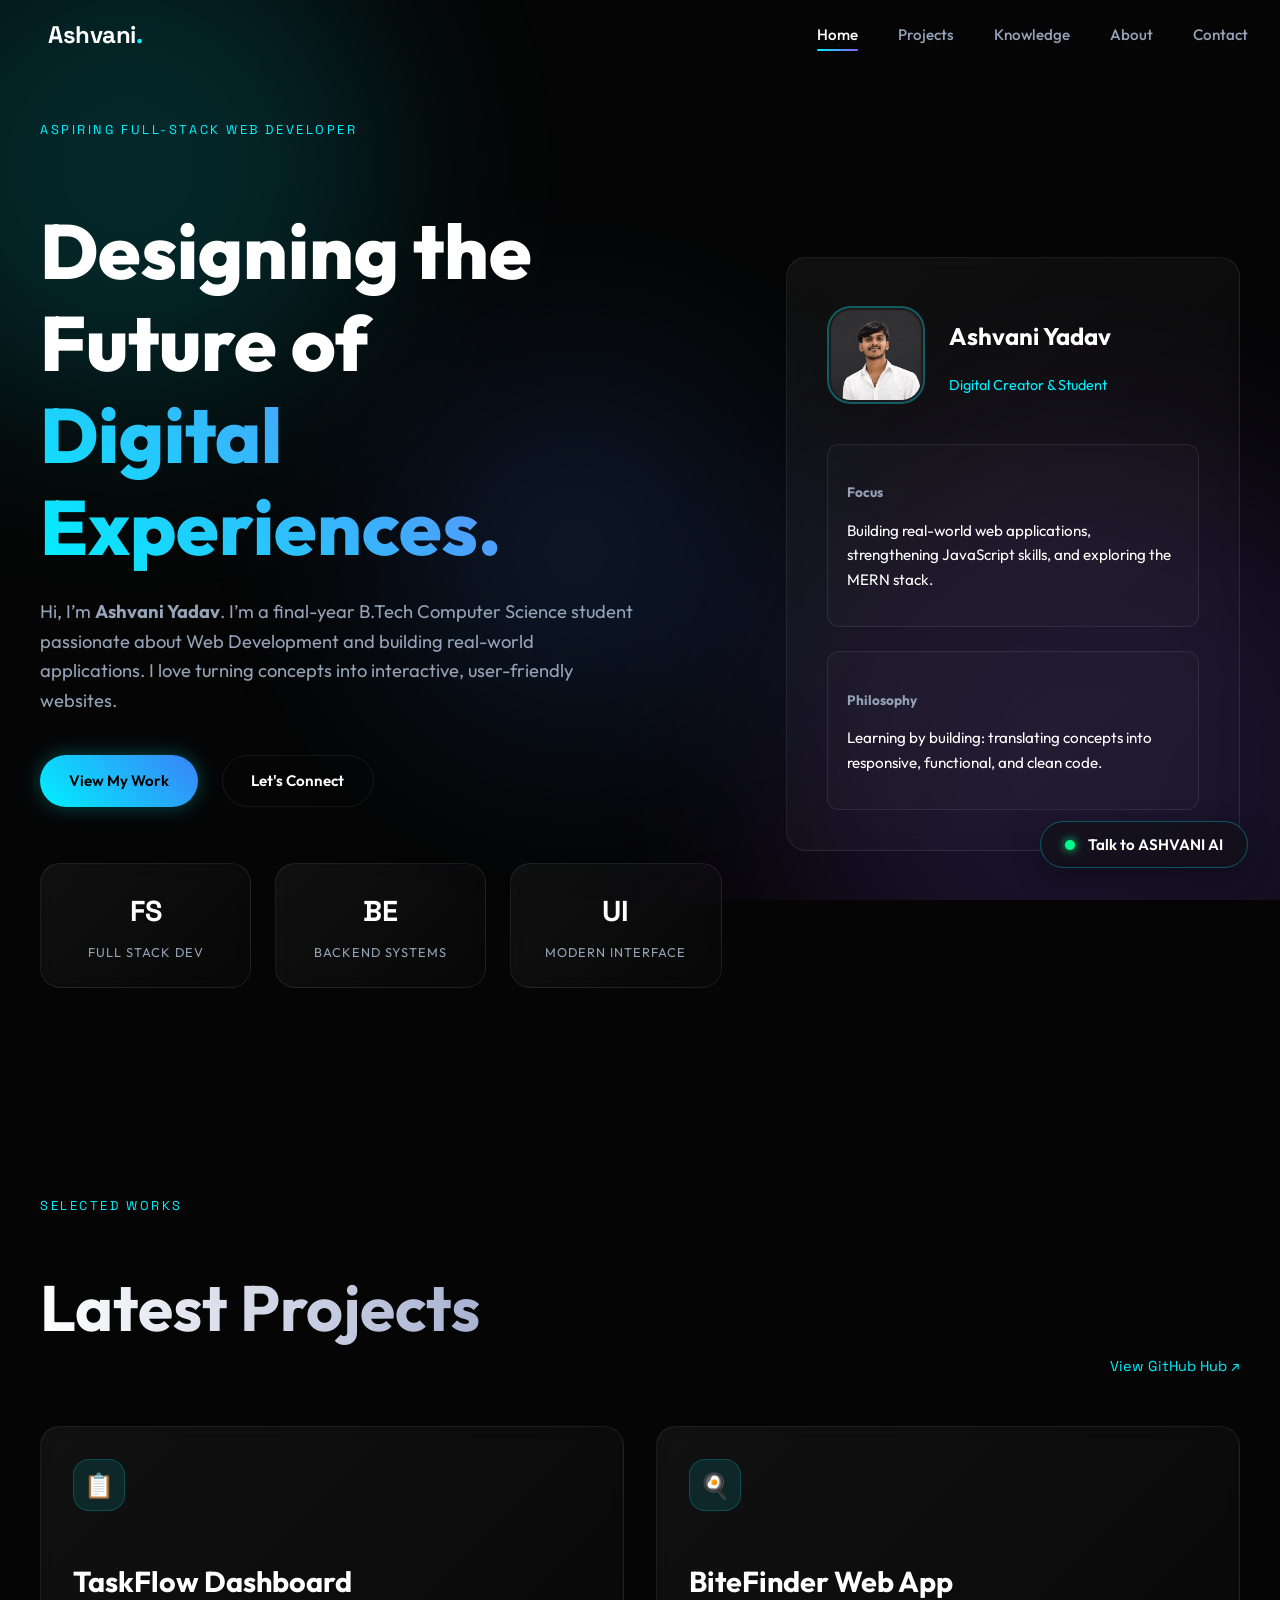
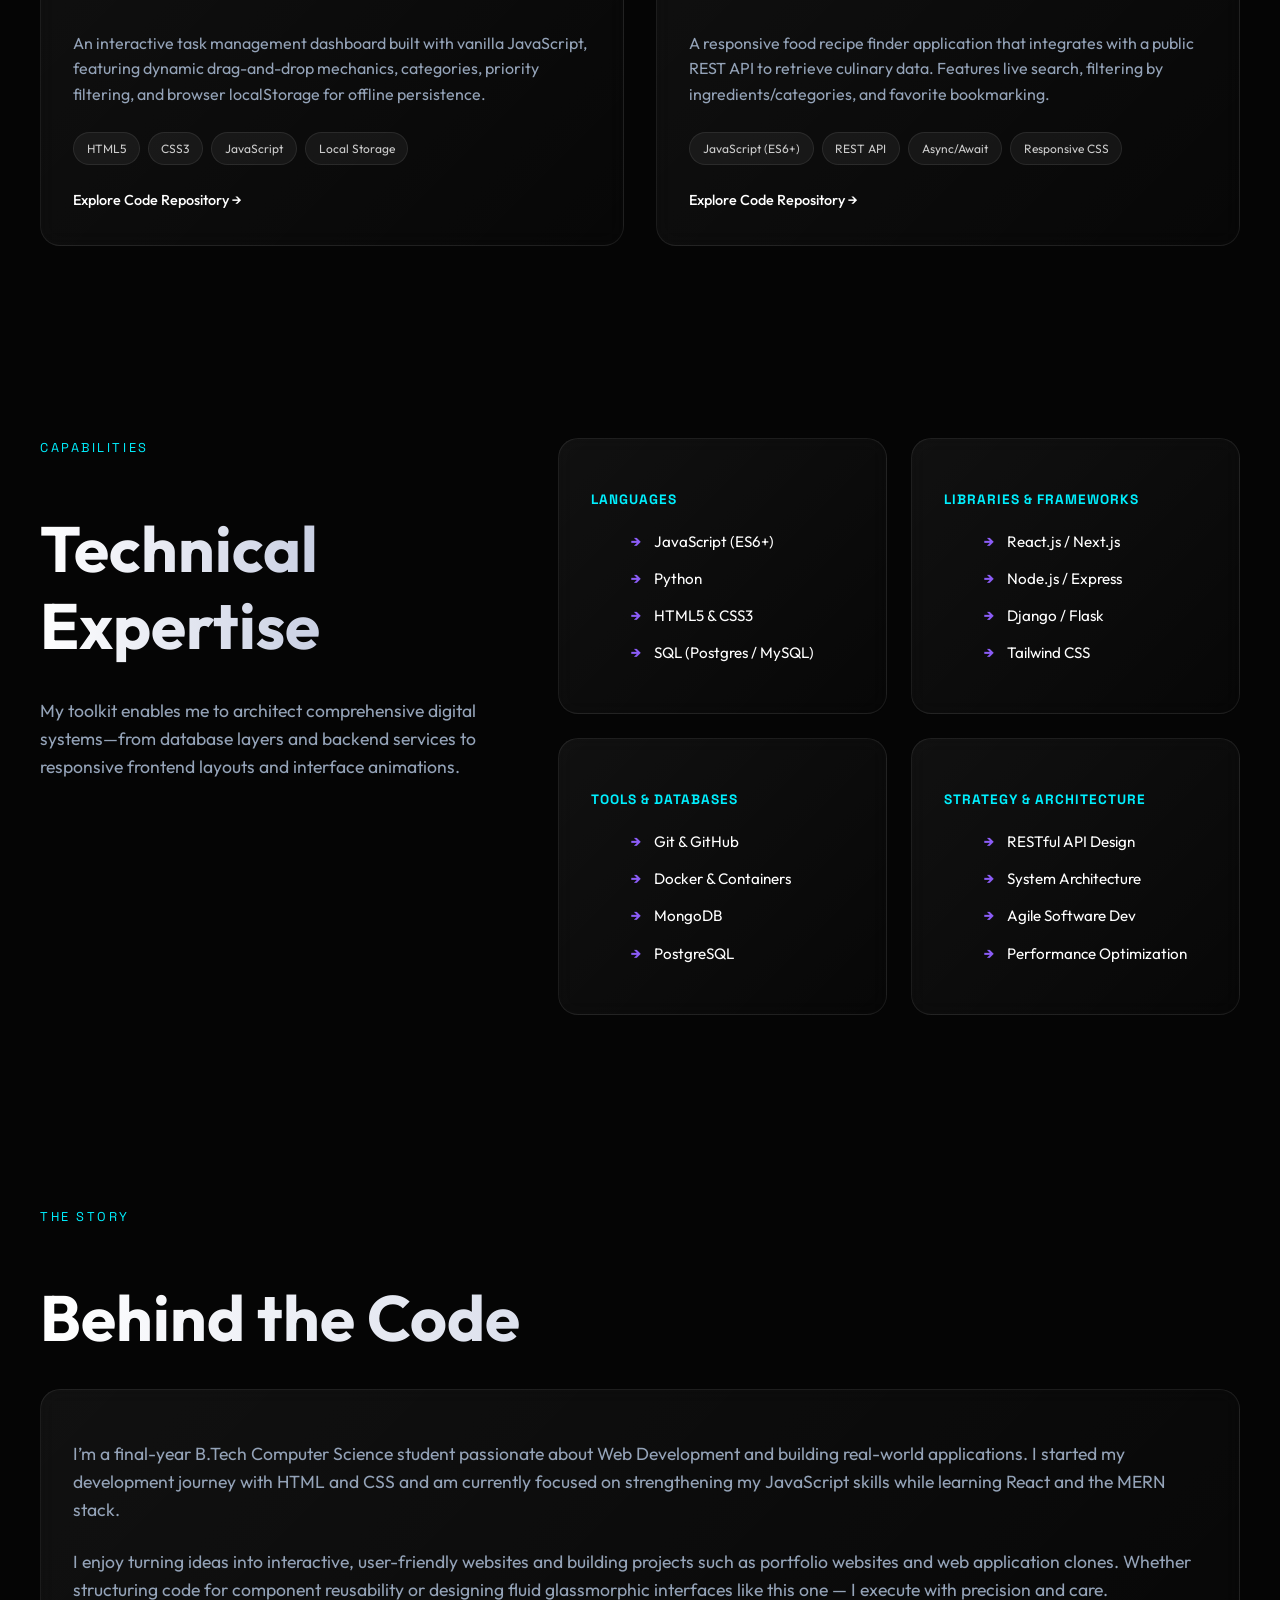
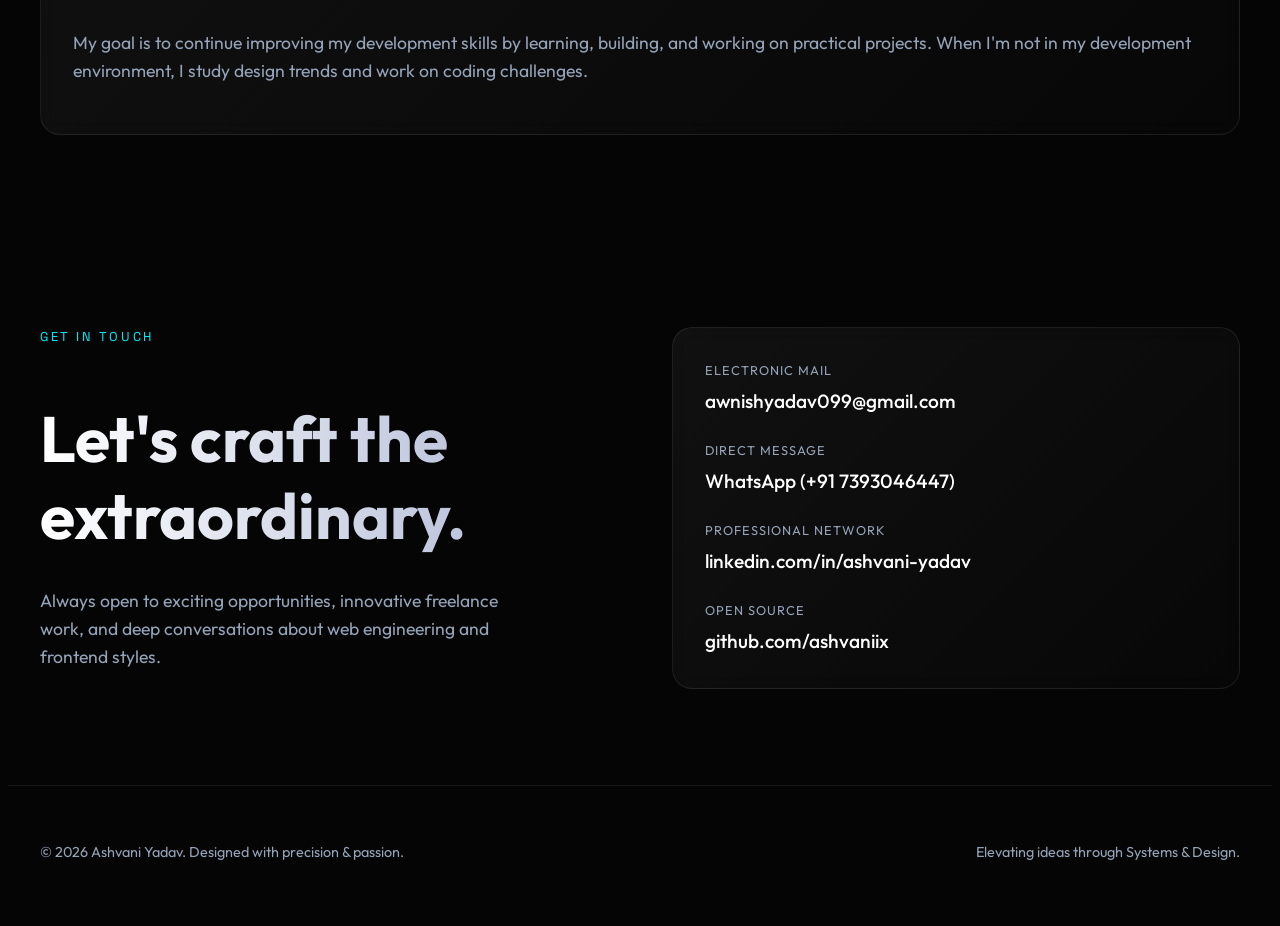
<file: index.html>
<!DOCTYPE html>
<html lang="en">
<head>
  <meta charset="UTF-8">
  <meta name="viewport" content="width=device-width, initial-scale=1.0">
  <title>Ashvani Yadav | Portfolio</title>
  <meta name="description" content="Ashvani Yadav is a final-year B.Tech CSE student and aspiring Full-Stack Web Developer passionate about building interactive, user-friendly web applications.">
  <link rel="stylesheet" href="style.css">
  <script type="application/ld+json">
{
  "@context": "https://schema.org",
  "@type": "Person",
  "name": "Ashvani Yadav",
  "url": "https://ashvaniix.github.io/ashvani-portfolio/",
  "image": "https://ashvaniix.github.io/ashvani-portfolio/profile_avatar.png",
  "sameAs": [
    "https://github.com/ashvaniix",
    "https://www.linkedin.com/in/ashvani-yadav-378033320"
  ]
}
</script>
</head>
<body>

  <!-- Background Orbs for Dynamic Vibe -->
  <div class="bg-orbs">
    <div class="orb orb-1"></div>
    <div class="orb orb-2"></div>
    <div class="orb orb-3"></div>
  </div>

  <!-- Header / Navigation -->
  <header>
    <div class="nav-container">
      <a href="#home" class="logo">Ashvani<span>.</span></a>
      <nav class="nav-links">
        <a href="#home" class="active">Home</a>
        <a href="#projects">Projects</a>
        <a href="#skills">Knowledge</a>
        <a href="#about">About</a>
        <a href="#contact">Contact</a>
      </nav>
      <button class="mobile-menu-btn">☰</button>
    </div>
  </header>

  <!-- Main Content -->
  <main>
    
    <!-- Hero Section -->
    <section id="home" class="hero">
      <div class="hero-grid">
        <div class="hero-content reveal">
          <span class="section-tag">Aspiring Full-Stack Web Developer</span>
          <h1>Designing the Future of <span>Digital Experiences.</span></h1>
          <p>Hi, I’m <strong>Ashvani Yadav</strong>. I’m a final-year B.Tech Computer Science student passionate about Web Development and building real-world applications. I love turning concepts into interactive, user-friendly websites.</p>
          
          <div class="hero-actions">
            <a href="#projects" class="btn btn-primary">View My Work</a>
            <a href="#contact" class="btn btn-outline">Let's Connect</a>
          </div>

          <div class="stats-grid">
            <div class="glass-card stat-card">
              <div class="stat-value">FS</div>
              <div class="stat-label">Full Stack Dev</div>
            </div>
            <div class="glass-card stat-card">
              <div class="stat-value">BE</div>
              <div class="stat-label">Backend Systems</div>
            </div>
            <div class="glass-card stat-card">
              <div class="stat-value">UI</div>
              <div class="stat-label">Modern Interface</div>
            </div>
          </div>
        </div>

        <div class="hero-visual reveal">
          <div class="glass-card profile-card">
            <div class="profile-header">
              <img src="profile.png" alt="Ashvani Yadav Avatar" class="profile-img">
              <div class="profile-info">
                <h3>Ashvani Yadav</h3>
                <p>Digital Creator & Student</p>
              </div>
            </div>
            
            <div class="profile-details">
              <div class="detail-item">
                <h4>Focus</h4>
                <p>Building real-world web applications, strengthening JavaScript skills, and exploring the MERN stack.</p>
              </div>
              <div class="detail-item">
                <h4>Philosophy</h4>
                <p>Learning by building: translating concepts into responsive, functional, and clean code.</p>
              </div>
            </div>
          </div>
        </div>
      </div>
    </section>

    <!-- Projects Section -->
    <section id="projects" class="reveal">
      <div class="projects-header">
        <div>
          <span class="section-tag">Selected Works</span>
          <h2 class="section-title">Latest Projects</h2>
        </div>
        <a href="https://github.com/ashvaniix" target="_blank" class="view-all">View GitHub Hub ↗</a>
      </div>

      <div class="projects-grid">
        <!-- Project 1 -->
        <article class="glass-card project-card">
          <div class="project-icon">📋</div>
          <h3>TaskFlow Dashboard</h3>
          <p>An interactive task management dashboard built with vanilla JavaScript, featuring dynamic drag-and-drop mechanics, categories, priority filtering, and browser localStorage for offline persistence.</p>
          <div class="tech-stack">
            <span class="tech-pill">HTML5</span>
            <span class="tech-pill">CSS3</span>
            <span class="tech-pill">JavaScript</span>
            <span class="tech-pill">Local Storage</span>
          </div>
          <a href="https://github.com/ashvaniix/taskflow" target="_blank" class="project-link">Explore Code Repository →</a>
        </article>

        <!-- Project 2 -->
        <article class="glass-card project-card">
          <div class="project-icon">🍳</div>
          <h3>BiteFinder Web App</h3>
          <p>A responsive food recipe finder application that integrates with a public REST API to retrieve culinary data. Features live search, filtering by ingredients/categories, and favorite bookmarking.</p>
          <div class="tech-stack">
            <span class="tech-pill">JavaScript (ES6+)</span>
            <span class="tech-pill">REST API</span>
            <span class="tech-pill">Async/Await</span>
            <span class="tech-pill">Responsive CSS</span>
          </div>
          <a href="https://github.com/ashvaniix/bitefinder" target="_blank" class="project-link">Explore Code Repository →</a>
        </article>
      </div>
    </section>

    <!-- Skills Section -->
    <section id="skills" class="reveal">
      <div class="skills-grid">
        <div class="skills-content">
          <span class="section-tag">Capabilities</span>
          <h2 class="section-title">Technical Expertise</h2>
          <p>My toolkit enables me to architect comprehensive digital systems—from database layers and backend services to responsive frontend layouts and interface animations.</p>
        </div>

        <div class="skills-cards">
          <div class="glass-card skill-card">
            <h4>Languages</h4>
            <ul class="skill-list">
              <li>JavaScript (ES6+)</li>
              <li>Python</li>
              <li>HTML5 & CSS3</li>
              <li>SQL (Postgres / MySQL)</li>
            </ul>
          </div>
          <div class="glass-card skill-card">
            <h4>Libraries & Frameworks</h4>
            <ul class="skill-list">
              <li>React.js / Next.js</li>
              <li>Node.js / Express</li>
              <li>Django / Flask</li>
              <li>Tailwind CSS</li>
            </ul>
          </div>
          <div class="glass-card skill-card">
            <h4>Tools & Databases</h4>
            <ul class="skill-list">
              <li>Git & GitHub</li>
              <li>Docker & Containers</li>
              <li>MongoDB</li>
              <li>PostgreSQL</li>
            </ul>
          </div>
          <div class="glass-card skill-card">
            <h4>Strategy & Architecture</h4>
            <ul class="skill-list">
              <li>RESTful API Design</li>
              <li>System Architecture</li>
              <li>Agile Software Dev</li>
              <li>Performance Optimization</li>
            </ul>
          </div>
        </div>
      </div>
    </section>

    <!-- About Section -->
    <section id="about" class="reveal">
      <span class="section-tag">The Story</span>
      <h2 class="section-title">Behind the Code</h2>
      <div class="glass-card">
        <p style="font-size: 1.1rem; color: var(--text-muted); margin-bottom: 1.5rem;">
          I’m a final-year B.Tech Computer Science student passionate about Web Development and building real-world applications. I started my development journey with HTML and CSS and am currently focused on strengthening my JavaScript skills while learning React and the MERN stack.
        </p>
        <p style="font-size: 1.1rem; color: var(--text-muted); margin-bottom: 1.5rem;">
          I enjoy turning ideas into interactive, user-friendly websites and building projects such as portfolio websites and web application clones. Whether structuring code for component reusability or designing fluid glassmorphic interfaces like this one — I execute with precision and care.
        </p>
        <p style="font-size: 1.1rem; color: var(--text-muted);">
          My goal is to continue improving my development skills by learning, building, and working on practical projects. When I'm not in my development environment, I study design trends and work on coding challenges.
        </p>
      </div>
    </section>

    <!-- Contact Section -->
    <section id="contact" class="reveal">
      <div class="contact-grid">
        <div class="contact-content">
          <span class="section-tag">Get in Touch</span>
          <h2 class="section-title">Let's craft the extraordinary.</h2>
          <p>Always open to exciting opportunities, innovative freelance work, and deep conversations about web engineering and frontend styles.</p>
        </div>

        <div class="glass-card contact-links">
          <div class="contact-item">
            <span>Electronic Mail</span>
            <a href="mailto:awnishyadav099@gmail.com">awnishyadav099@gmail.com</a>
          </div>
          <div class="contact-item">
            <span>Direct Message</span>
            <a href="https://wa.me/917393046447" target="_blank">WhatsApp (+91 7393046447)</a>
          </div>
          <div class="contact-item">
            <span>Professional Network</span>
            <a href="https://www.linkedin.com/in/ashvani-yadav-378033320" target="_blank">linkedin.com/in/ashvani-yadav</a>
          </div>
          <div class="contact-item">
            <span>Open Source</span>
            <a href="https://github.com/ashvaniix" target="_blank">github.com/ashvaniix</a>
          </div>
        </div>
      </div>
    </section>

  </main>

  <!-- Footer -->
  <footer>
    <div class="footer-content">
      <p>&copy; 2026 Ashvani Yadav. Designed with precision & passion.</p>
      <p>Elevating ideas through Systems & Design.</p>
    </div>
  </footer>

  <!-- Interactive AI Assistant / Chat-Widget -->
  <div class="chat-widget">
    <div class="chat-panel" id="chat-panel">
      <div class="chat-header">
        <h4>ASHVANI AI</h4>
        <p>Interactive Portfolio Assistant</p>
      </div>
      <div class="chat-messages" id="chat-messages">
        <div class="message bot">
          Welcome! I am an AI representation of Ashvani's portfolio. How can I assist your exploration today?
        </div>
        <div id="typing-indicator" class="typing-indicator">
          <div class="typing-dot"></div>
          <div class="typing-dot"></div>
          <div class="typing-dot"></div>
        </div>
      </div>
      <div class="chat-options">
        <button class="chat-btn" data-question="skills">Highlight Skills</button>
        <button class="chat-btn" data-question="projects">Top Projects</button>
        <button class="chat-btn" data-question="availability">Work Status</button>
        <button class="chat-btn" data-question="contact">Get Contact Info</button>
      </div>
    </div>
    <button class="chat-toggle" id="chat-toggle">
      <div class="status-dot"></div>
      Talk to ASHVANI AI
    </button>
  </div>

  <script src="main.js"></script>
</body>
</html>
</file>
<file: style.css>
@import url('https://fonts.googleapis.com/css2?family=Outfit:wght@300;400;500;600;700;800&family=Space+Grotesk:wght@400;500;600;700&display=swap');

:root {
  --bg-deep: #050505;
  --bg-surface: #0f1014;
  --bg-surface-light: rgba(255, 255, 255, 0.03);
  --text-main: #ffffff;
  --text-muted: #94a3b8;
  --accent-cyan: #00f0ff;
  --accent-blue: #3b82f6;
  --accent-purple: #8b5cf6;
  --glass-border: rgba(255, 255, 255, 0.08);
  --glass-bg: rgba(15, 16, 20, 0.6);
  --font-main: 'Outfit', sans-serif;
  --font-mono: 'Space Grotesk', sans-serif;
}









  --font-main: 'Outfit', sans-serif;
  --font-mono: 'Space Grotesk', sans-serif;
}







  --accent-blue: #3b82f6;
  --accent-purple: #8b5cf6;
  --glass-border: rgba(255, 255, 255, 0.08);
  --glass-bg: rgba(15, 16, 20, 0.6);
  --font-main: 'Outfit', sans-serif;
  --font-mono: 'Space Grotesk', sans-serif;
}

* {
  box-sizing: border-box;
  margin: 0;
  padding: 0;
}

html {
  scroll-behavior: smooth;
}

body {
  font-family: var(--font-main);
  background-color: var(--bg-deep);
  color: var(--text-main);
  line-height: 1.6;
  overflow-x: hidden;
  position: relative;
}

/* Background Animations */
.bg-orbs {
  position: fixed;
  top: 0;
  left: 0;
  width: 100vw;
  height: 100vh;
  z-index: -1;
  overflow: hidden;
  pointer-events: none;
}

.orb {
  position: absolute;
  border-radius: 50%;
  filter: blur(100px);
  opacity: 0.15;
  animation: float 20s infinite ease-in-out alternate;
}

.orb-1 {
  width: 40vw;
  height: 40vw;
  background: var(--accent-cyan);
  top: -10%;
  left: -10%;
  animation-duration: 25s;
}

.orb-2 {
  width: 50vw;
  height: 50vw;
  background: var(--accent-purple);
  bottom: -20%;
  right: -10%;
  animation-duration: 30s;
  animation-direction: alternate-reverse;
}

.orb-3 {
  width: 30vw;
  height: 30vw;
  background: var(--accent-blue);
  top: 40%;
  left: 30%;
  animation-duration: 40s;
}

@keyframes float {
  0% { transform: translate(0, 0) rotate(0deg) scale(1); }
  100% { transform: translate(50px, 50px) rotate(10deg) scale(1.1); }
}

/* Glassmorphism Classes */
.glass {
  background: var(--glass-bg);
  backdrop-filter: blur(16px);
  -webkit-backdrop-filter: blur(16px);
  border: 1px solid var(--glass-border);
  box-shadow: 0 4px 30px rgba(0, 0, 0, 0.1);
}

.glass-card {
  background: linear-gradient(135deg, rgba(255, 255, 255, 0.05) 0%, rgba(255, 255, 255, 0.01) 100%);
  backdrop-filter: blur(10px);
  -webkit-backdrop-filter: blur(10px);
  border: 1px solid var(--glass-border);
  border-radius: 20px;
  padding: 2rem;
  transition: transform 0.4s cubic-bezier(0.175, 0.885, 0.32, 1.275), box-shadow 0.4s ease, border-color 0.4s ease;
  position: relative;
  overflow: hidden;
}

.glass-card::before {
  content: '';
  position: absolute;
  top: 0;
  left: -100%;
  width: 50%;
  height: 100%;
  background: linear-gradient(90deg, transparent, rgba(255,255,255,0.05), transparent);
  transform: skewX(-20deg);
  transition: 0.5s;
  pointer-events: none;
}

.glass-card:hover {
  transform: translateY(-10px);
  border-color: rgba(255, 255, 255, 0.2);
  box-shadow: 0 20px 40px rgba(0, 0, 0, 0.4), 0 0 20px rgba(0, 240, 255, 0.1);
}

.glass-card:hover::before {
  left: 150%;
}

/* Header */
header {
  position: fixed;
  top: 0;
  width: 100%;
  z-index: 1000;
  padding: 1rem 0;
  transition: all 0.3s ease;
}

header.scrolled {
  padding: 0.5rem 0;
  background: rgba(5, 5, 5, 0.85);
  backdrop-filter: blur(20px);
  -webkit-backdrop-filter: blur(20px);
  border-bottom: 1px solid var(--glass-border);
}

.nav-container {
  max-width: 1200px;
  margin: 0 auto;
  padding: 0 2rem;
  display: flex;
  justify-content: space-between;
  align-items: center;
}

.logo {
  font-family: var(--font-mono);
  font-size: 1.5rem;
  font-weight: 700;
  color: var(--text-main);
  text-decoration: none;
  letter-spacing: -0.5px;
  position: relative;
}

.logo span {
  color: var(--accent-cyan);
}

.nav-links {
  display: flex;
  gap: 2.5rem;
}

.nav-links a {
  color: var(--text-muted);
  text-decoration: none;
  font-size: 0.95rem;
  font-weight: 500;
  transition: color 0.3s ease;
  position: relative;
}

.nav-links a::after {
  content: '';
  position: absolute;
  bottom: -4px;
  left: 0;
  width: 0%;
  height: 2px;
  background: linear-gradient(90deg, var(--accent-cyan), var(--accent-purple));
  transition: width 0.3s ease;
  border-radius: 2px;
}

.nav-links a:hover, .nav-links a.active {
  color: var(--text-main);
}

.nav-links a:hover::after, .nav-links a.active::after {
  width: 100%;
}

.mobile-menu-btn {
  display: none;
  background: none;
  border: none;
  color: white;
  font-size: 1.5rem;
  cursor: pointer;
}

/* Buttons */
.btn {
  display: inline-flex;
  align-items: center;
  justify-content: center;
  padding: 0.8rem 1.8rem;
  border-radius: 50px;
  font-weight: 600;
  font-size: 0.95rem;
  text-decoration: none;
  transition: all 0.3s ease;
  cursor: pointer;
  border: none;
  position: relative;
  overflow: hidden;
  z-index: 1;
}

.btn-primary {
  background: linear-gradient(45deg, var(--accent-cyan), var(--accent-blue));
  color: #000;
  box-shadow: 0 0 20px rgba(0, 240, 255, 0.3);
}

.btn-primary:hover {
  box-shadow: 0 0 30px rgba(0, 240, 255, 0.5);
  transform: translateY(-2px);
}

.btn-primary::before {
  content: '';
  position: absolute;
  top: 0;
  left: 0;
  width: 100%;
  height: 100%;
  background: linear-gradient(45deg, var(--accent-blue), var(--accent-purple));
  z-index: -1;
  transition: opacity 0.3s ease;
  opacity: 0;
}

.btn-primary:hover::before {
  opacity: 1;
}

.btn-outline {
  background: transparent;
  color: var(--text-main);
  border: 1px solid var(--glass-border);
}

.btn-outline:hover {
  background: rgba(255, 255, 255, 0.05);
  border-color: rgba(255, 255, 255, 0.2);
  transform: translateY(-2px);
}

/* Layout */
section {
  padding: 6rem 2rem;
  max-width: 1200px;
  margin: 0 auto;
}

.section-tag {
  font-family: var(--font-mono);
  text-transform: uppercase;
  letter-spacing: 0.2em;
  font-size: 0.8rem;
  color: var(--accent-cyan);
  margin-bottom: 1rem;
  display: block;
}

h1, h2, h3 {
  line-height: 1.2;
}

.section-title {
  font-size: clamp(2.5rem, 5vw, 4rem);
  font-weight: 700;
  margin-bottom: 2rem;
  background: linear-gradient(to right, #ffffff, #a8b2d1);
  -webkit-background-clip: text;
  -webkit-text-fill-color: transparent;
}

/* Hero Section */
.hero {
  min-height: 100vh;
  display: flex;
  align-items: center;
  padding-top: 6rem;
}

.hero-grid {
  display: grid;
  grid-template-columns: 1.2fr 0.8fr;
  gap: 4rem;
  align-items: center;
}

.hero-content h1 {
  font-size: clamp(3rem, 6vw, 5rem);
  font-weight: 800;
  margin-bottom: 1.5rem;
}

.hero-content h1 span {
  display: block;
  background: linear-gradient(45deg, var(--accent-cyan), var(--accent-purple));
  -webkit-background-clip: text;
  -webkit-text-fill-color: transparent;
}

.hero-content p {
  font-size: 1.15rem;
  color: var(--text-muted);
  max-width: 600px;
  margin-bottom: 2.5rem;
}

.hero-actions {
  display: flex;
  gap: 1.5rem;
  margin-bottom: 3.5rem;
}

.stats-grid {
  display: grid;
  grid-template-columns: repeat(3, 1fr);
  gap: 1.5rem;
}

.stat-card {
  text-align: center;
  padding: 1.5rem;
}

.stat-value {
  font-family: var(--font-mono);
  font-size: 1.8rem;
  font-weight: 700;
  color: var(--text-main);
  margin-bottom: 0.5rem;
}

.stat-label {
  font-size: 0.8rem;
  color: var(--text-muted);
  text-transform: uppercase;
  letter-spacing: 1px;
}

.hero-visual {
  position: relative;
}

.profile-card {
  padding: 2.5rem;
}

.profile-header {
  display: flex;
  align-items: center;
  gap: 1.5rem;
  margin-bottom: 2rem;
}

.profile-img {
  width: 90px;
  height: 90px;
  border-radius: 24px;
  object-fit: cover;
  border: 2px solid rgba(0, 240, 255, 0.3);
  padding: 2px;
  background: rgba(255, 255, 255, 0.05);
}

.profile-info h3 {
  font-size: 1.5rem;
  font-weight: 700;
}

.profile-info p {
  color: var(--accent-cyan);
  font-size: 0.9rem;
  margin-top: 0.2rem;
}

.profile-details {
  display: flex;
  flex-direction: column;
  gap: 1.5rem;
}

.detail-item {
  background: rgba(255, 255, 255, 0.02);
  border: 1px solid var(--glass-border);
  border-radius: 12px;
  padding: 1.2rem;
}

.detail-item h4 {
  font-size: 0.85rem;
  color: var(--text-muted);
  margin-bottom: 0.5rem;
}

.detail-item p {
  font-size: 0.95rem;
}

/* Projects Section */
.projects-header {
  display: flex;
  justify-content: space-between;
  align-items: flex-end;
  margin-bottom: 3rem;
}

.view-all {
  color: var(--accent-cyan);
  text-decoration: none;
  font-family: var(--font-mono);
  font-size: 0.9rem;
  display: flex;
  align-items: center;
  gap: 0.5rem;
  transition: gap 0.3s ease;
}

.view-all:hover {
  gap: 0.8rem;
  text-decoration: underline;
}

.projects-grid {
  display: grid;
  grid-template-columns: repeat(2, 1fr);
  gap: 2rem;
}

.project-card {
  display: flex;
  flex-direction: column;
}

.project-icon {
  width: 50px;
  height: 50px;
  background: rgba(0, 240, 255, 0.1);
  border: 1px solid rgba(0, 240, 255, 0.2);
  border-radius: 16px;
  display: flex;
  align-items: center;
  justify-content: center;
  font-size: 1.5rem;
  color: var(--accent-cyan);
  margin-bottom: 1.5rem;
}

.project-card h3 {
  font-size: 1.8rem;
  margin-bottom: 1rem;
}

.project-card p {
  color: var(--text-muted);
  font-size: 1rem;
  margin-bottom: 1.5rem;
  flex-grow: 1;
}

.tech-stack {
  display: flex;
  flex-wrap: wrap;
  gap: 0.5rem;
  margin-bottom: 1.5rem;
}

.tech-pill {
  font-size: 0.75rem;
  padding: 0.4rem 0.8rem;
  border-radius: 50px;
  background: rgba(255, 255, 255, 0.05);
  border: 1px solid var(--glass-border);
  color: #ccc;
}

.project-link {
  display: inline-flex;
  align-items: center;
  gap: 0.5rem;
  color: var(--text-main);
  text-decoration: none;
  font-weight: 500;
  font-size: 0.9rem;
  transition: color 0.3s;
}

.project-link:hover {
  color: var(--accent-cyan);
}

/* Skills Section */
.skills-grid {
  display: grid;
  grid-template-columns: 0.8fr 1.2fr;
  gap: 4rem;
}

.skills-content p {
  color: var(--text-muted);
  font-size: 1.1rem;
  margin-bottom: 2rem;
}

.skills-cards {
  display: grid;
  grid-template-columns: repeat(2, 1fr);
  gap: 1.5rem;
}

.skill-card h4 {
  font-family: var(--font-mono);
  font-size: 0.85rem;
  color: var(--accent-cyan);
  text-transform: uppercase;
  letter-spacing: 1px;
  margin-bottom: 1.2rem;
}

.skill-list {
  list-style: none;
}

.skill-list li {
  margin-bottom: 0.8rem;
  display: flex;
  align-items: center;
  gap: 0.8rem;
  font-size: 0.95rem;
}

.skill-list li::before {
  content: '→';
  color: var(--accent-purple);
  font-weight: bold;
}

/* Contact Section */
.contact-grid {
  display: grid;
  grid-template-columns: 1fr 1fr;
  gap: 4rem;
}

.contact-content p {
  color: var(--text-muted);
  font-size: 1.1rem;
  max-width: 500px;
}

.contact-links {
  display: flex;
  flex-direction: column;
  gap: 1.5rem;
}

.contact-item {
  display: flex;
  flex-direction: column;
}

.contact-item span {
  font-size: 0.8rem;
  color: var(--text-muted);
  margin-bottom: 0.3rem;
  text-transform: uppercase;
  letter-spacing: 1px;
}

.contact-item a {
  color: var(--text-main);
  text-decoration: none;
  font-size: 1.2rem;
  font-weight: 500;
  transition: color 0.3s;
}

.contact-item a:hover {
  color: var(--accent-cyan);
}

/* Footer */
footer {
  border-top: 1px solid var(--glass-border);
  padding: 2.5rem 2rem;
  text-align: center;
}

.footer-content {
  max-width: 1200px;
  margin: 0 auto;
  display: flex;
  justify-content: space-between;
  align-items: center;
  color: var(--text-muted);
  font-size: 0.9rem;
}

/* Chatbot Widget */
.chat-widget {
  position: fixed;
  bottom: 2rem;
  right: 2rem;
  z-index: 1000;
  display: flex;
  flex-direction: column;
  align-items: flex-end;
}

.chat-toggle {
  background: var(--glass-bg);
  backdrop-filter: blur(10px);
  -webkit-backdrop-filter: blur(10px);
  border: 1px solid rgba(0, 240, 255, 0.3);
  color: white;
  padding: 0.8rem 1.5rem;
  border-radius: 50px;
  display: flex;
  align-items: center;
  gap: 0.8rem;
  cursor: pointer;
  font-family: var(--font-main);
  font-size: 0.95rem;
  font-weight: 600;
  box-shadow: 0 10px 30px rgba(0, 0, 0, 0.3);
  transition: all 0.3s;
}

.chat-toggle:hover {
  transform: translateY(-5px);
  border-color: var(--accent-cyan);
  box-shadow: 0 10px 40px rgba(0, 240, 255, 0.2);
}

.status-dot {
  width: 10px;
  height: 10px;
  background: #00ff88;
  border-radius: 50%;
  box-shadow: 0 0 10px #00ff88;
  animation: pulse 2s infinite;
}

@keyframes pulse {
  0% { transform: scale(1); box-shadow: 0 0 0 0 rgba(0, 255, 136, 0.7); }
  70% { transform: scale(1.1); box-shadow: 0 0 0 10px rgba(0, 255, 136, 0); }
  100% { transform: scale(1); box-shadow: 0 0 0 0 rgba(0, 255, 136, 0); }
}

.chat-panel {
  width: 350px;
  max-height: 500px;
  background: rgba(10, 12, 16, 0.95);
  backdrop-filter: blur(20px);
  -webkit-backdrop-filter: blur(20px);
  border: 1px solid var(--glass-border);
  border-radius: 24px;
  margin-bottom: 1rem;
  overflow: hidden;
  display: flex;
  flex-direction: column;
  transform: translateY(20px);
  opacity: 0;
  pointer-events: none;
  transition: all 0.4s cubic-bezier(0.175, 0.885, 0.32, 1.275);
}

.chat-panel.active {
  transform: translateY(0);
  opacity: 1;
  pointer-events: auto;
}

.chat-header {
  padding: 1.2rem 1.5rem;
  background: linear-gradient(90deg, rgba(0, 240, 255, 0.1), transparent);
  border-bottom: 1px solid var(--glass-border);
}

.chat-header h4 {
  font-size: 1rem;
  color: white;
  margin-bottom: 0.2rem;
}

.chat-header p {
  font-size: 0.75rem;
  color: var(--text-muted);
}

.chat-messages {
  padding: 1.5rem;
  flex-grow: 1;
  overflow-y: auto;
  display: flex;
  flex-direction: column;
  gap: 1rem;
  max-height: 300px;
}

.message {
  max-width: 85%;
  padding: 0.8rem 1.2rem;
  font-size: 0.9rem;
  line-height: 1.5;
  animation: messageSlideIn 0.3s ease;
}

@keyframes messageSlideIn {
  from { opacity: 0; transform: translateY(10px); }
  to { opacity: 1; transform: translateY(0); }
}

.message.bot {
  background: rgba(255, 255, 255, 0.05);
  border: 1px solid var(--glass-border);
  border-radius: 20px 20px 20px 4px;
  color: var(--text-main);
  align-self: flex-start;
}

.message.user {
  background: linear-gradient(45deg, var(--accent-cyan), var(--accent-blue));
  color: #000;
  font-weight: 500;
  border-radius: 20px 20px 4px 20px;
  align-self: flex-end;
}

.chat-options {
  padding: 1rem 1.5rem 1.5rem;
  border-top: 1px solid var(--glass-border);
  display: flex;
  flex-wrap: wrap;
  gap: 0.5rem;
}

.chat-btn {
  background: rgba(255, 255, 255, 0.05);
  border: 1px solid var(--glass-border);
  color: var(--text-main);
  padding: 0.6rem 1rem;
  border-radius: 50px;
  font-size: 0.8rem;
  cursor: pointer;
  transition: all 0.2s;
  font-family: var(--font-main);
}

.chat-btn:hover {
  background: rgba(0, 240, 255, 0.1);
  border-color: rgba(0, 240, 255, 0.4);
  color: var(--accent-cyan);
}

.typing-indicator {
  display: none;
  padding: 0.8rem 1.2rem;
  background: rgba(255, 255, 255, 0.05);
  border-radius: 20px 20px 20px 4px;
  align-self: flex-start;
  width: fit-content;
  border: 1px solid var(--glass-border);
}

.typing-indicator.active {
  display: flex;
  gap: 4px;
}

.typing-dot {
  width: 6px;
  height: 6px;
  background: var(--text-muted);
  border-radius: 50%;
  animation: typing 1.4s infinite ease-in-out both;
}

.typing-dot:nth-child(1) { animation-delay: -0.32s; }
.typing-dot:nth-child(2) { animation-delay: -0.16s; }

@keyframes typing {
  0%, 80%, 100% { transform: scale(0); }
  40% { transform: scale(1); }
}

/* Animations Scroll Reveal */
.reveal {
  opacity: 0;
  transform: translateY(30px);
  transition: all 0.8s cubic-bezier(0.5, 0, 0, 1);
}

.reveal.active {
  opacity: 1;
  transform: translateY(0);
}

/* Responsive */
@media (max-width: 992px) {
  .hero-grid, .skills-grid, .contact-grid {
    grid-template-columns: 1fr;
    gap: 3rem;
  }
  
  .hero {
    padding-top: 8rem;
  }
}

@media (max-width: 768px) {
  .nav-links {
    position: fixed;
    top: 70px;
    left: 0;
    width: 100%;
    background: rgba(10, 12, 16, 0.98);
    backdrop-filter: blur(20px);
    -webkit-backdrop-filter: blur(20px);
    flex-direction: column;
    padding: 2rem;
    text-align: center;
    border-bottom: 1px solid var(--glass-border);
    transform: translateY(-150%);
    transition: transform 0.4s ease;
    z-index: 999;
  }
  
  .nav-links.active {
    transform: translateY(0);
  }
  
  .mobile-menu-btn {
    display: block;
  }
  
  .projects-grid, .skills-cards {
    grid-template-columns: 1fr;
  }
  
  .section-title {
    font-size: 2.5rem;
  }
  
  .stats-grid {
    grid-template-columns: 1fr;
  }
  
  .footer-content {
    flex-direction: column;
    gap: 1rem;
  }

  .chat-widget {
    bottom: 1rem;
    right: 1rem;
  }

  .chat-panel {
    width: calc(100vw - 2rem);
  }
}
</file>
